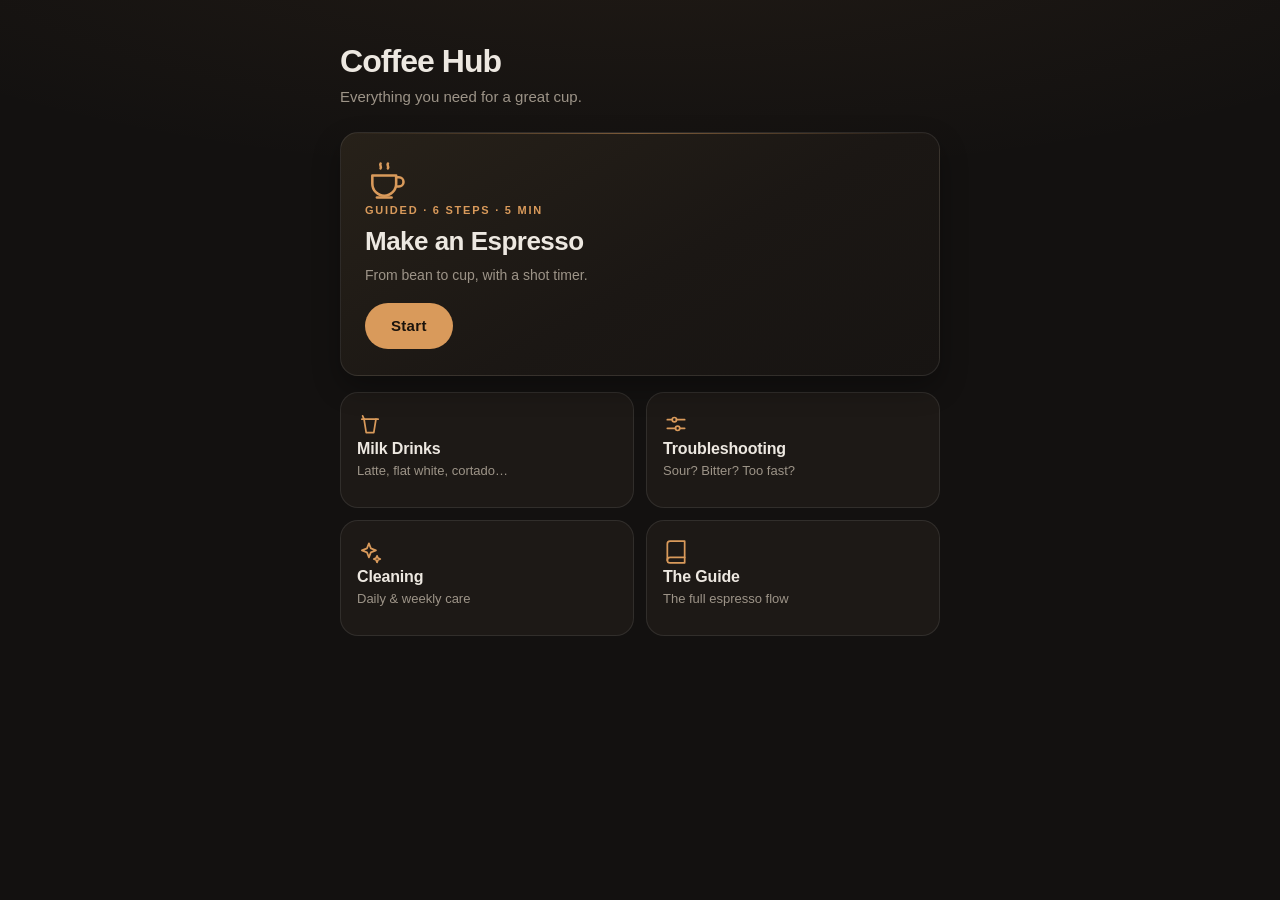
<file: index.html>
<!doctype html>
<html lang="en">
<head>
  <meta charset="utf-8">
  <meta name="viewport" content="width=device-width, initial-scale=1, viewport-fit=cover">
  <meta name="theme-color" content="#131110">
  <meta name="apple-mobile-web-app-capable" content="yes">
  <meta name="apple-mobile-web-app-status-bar-style" content="black-translucent">
  <meta name="apple-mobile-web-app-title" content="Coffee">
  <link rel="manifest" href="manifest.webmanifest">
  <link rel="apple-touch-icon" href="icons/icon-180.png">
  <link rel="icon" href="icons/icon.svg" type="image/svg+xml">
  <link rel="stylesheet" href="styles.css">
  <title>Coffee Hub</title>
</head>
<body data-page="home">

  <main class="hub">
    <h1 class="hub-hello">Coffee Hub</h1>
    <p class="hub-sub">Everything you need for a great cup.</p>

    <a class="hero" href="espresso.html">
      <span class="hero-icon">
        <svg width="44" height="44" viewBox="0 0 24 24" fill="none" stroke="currentColor" stroke-width="1.4" stroke-linecap="round" stroke-linejoin="round"><path d="M4 9h13v4.5a6.5 6.5 0 0 1-13 0V9z"/><path d="M17 10h1.5a2.5 2.5 0 0 1 0 5H17"/><path d="M6.5 21h8"/><path d="M8.5 2.5c-.7 1 .7 1.6 0 2.6M12.5 2.5c-.7 1 .7 1.6 0 2.6"/></svg>
      </span>
      <span class="hero-kicker">Guided · 6 steps · 5 min</span>
      <span class="hero-title">Make an Espresso</span>
      <span class="hero-sub">From bean to cup, with a shot timer.</span>
      <span class="hero-go">Start</span>
    </a>

    <div class="hub-grid">
      <a class="hub-card" href="drinks.html">
        <span class="card-icon">
          <svg width="26" height="26" viewBox="0 0 24 24" fill="none" stroke="currentColor" stroke-width="1.6" stroke-linecap="round" stroke-linejoin="round"><path d="M6.5 7.5 8.5 20h7l2-12.5"/><path d="M4.5 7.5h15"/><path d="M6.5 7.5 5.2 4.5"/></svg>
        </span>
        <span class="card-title">Milk Drinks</span>
        <span class="card-sub">Latte, flat white, cortado…</span>
      </a>
      <a class="hub-card" href="troubleshooting.html">
        <span class="card-icon">
          <svg width="26" height="26" viewBox="0 0 24 24" fill="none" stroke="currentColor" stroke-width="1.6" stroke-linecap="round"><path d="M4 8h4.5M12.5 8H20"/><circle cx="10.5" cy="8" r="2"/><path d="M4 16h7.5M15.5 16H20"/><circle cx="13.5" cy="16" r="2"/></svg>
        </span>
        <span class="card-title">Troubleshooting</span>
        <span class="card-sub">Sour? Bitter? Too fast?</span>
      </a>
      <a class="hub-card" href="cleaning.html">
        <span class="card-icon">
          <svg width="26" height="26" viewBox="0 0 24 24" fill="none" stroke="currentColor" stroke-width="1.6" stroke-linejoin="round"><path d="M11 4l1.8 4.7 4.7 1.8-4.7 1.8L11 17l-1.8-4.7L4.5 10.5l4.7-1.8z"/><path d="M18.5 15.5l.9 2.1 2.1.9-2.1.9-.9 2.1-.9-2.1-2.1-.9 2.1-.9z"/></svg>
        </span>
        <span class="card-title">Cleaning</span>
        <span class="card-sub">Daily &amp; weekly care</span>
      </a>
      <a class="hub-card" href="espresso.html">
        <span class="card-icon">
          <svg width="26" height="26" viewBox="0 0 24 24" fill="none" stroke="currentColor" stroke-width="1.6" stroke-linecap="round" stroke-linejoin="round"><path d="M4 19.5A2.5 2.5 0 0 1 6.5 17H20"/><path d="M6.5 2H20v20H6.5A2.5 2.5 0 0 1 4 19.5v-15A2.5 2.5 0 0 1 6.5 2z"/></svg>
        </span>
        <span class="card-title">The Guide</span>
        <span class="card-sub">The full espresso flow</span>
      </a>
    </div>
  </main>

  <script src="app.js"></script>
</body>
</html>
</file>
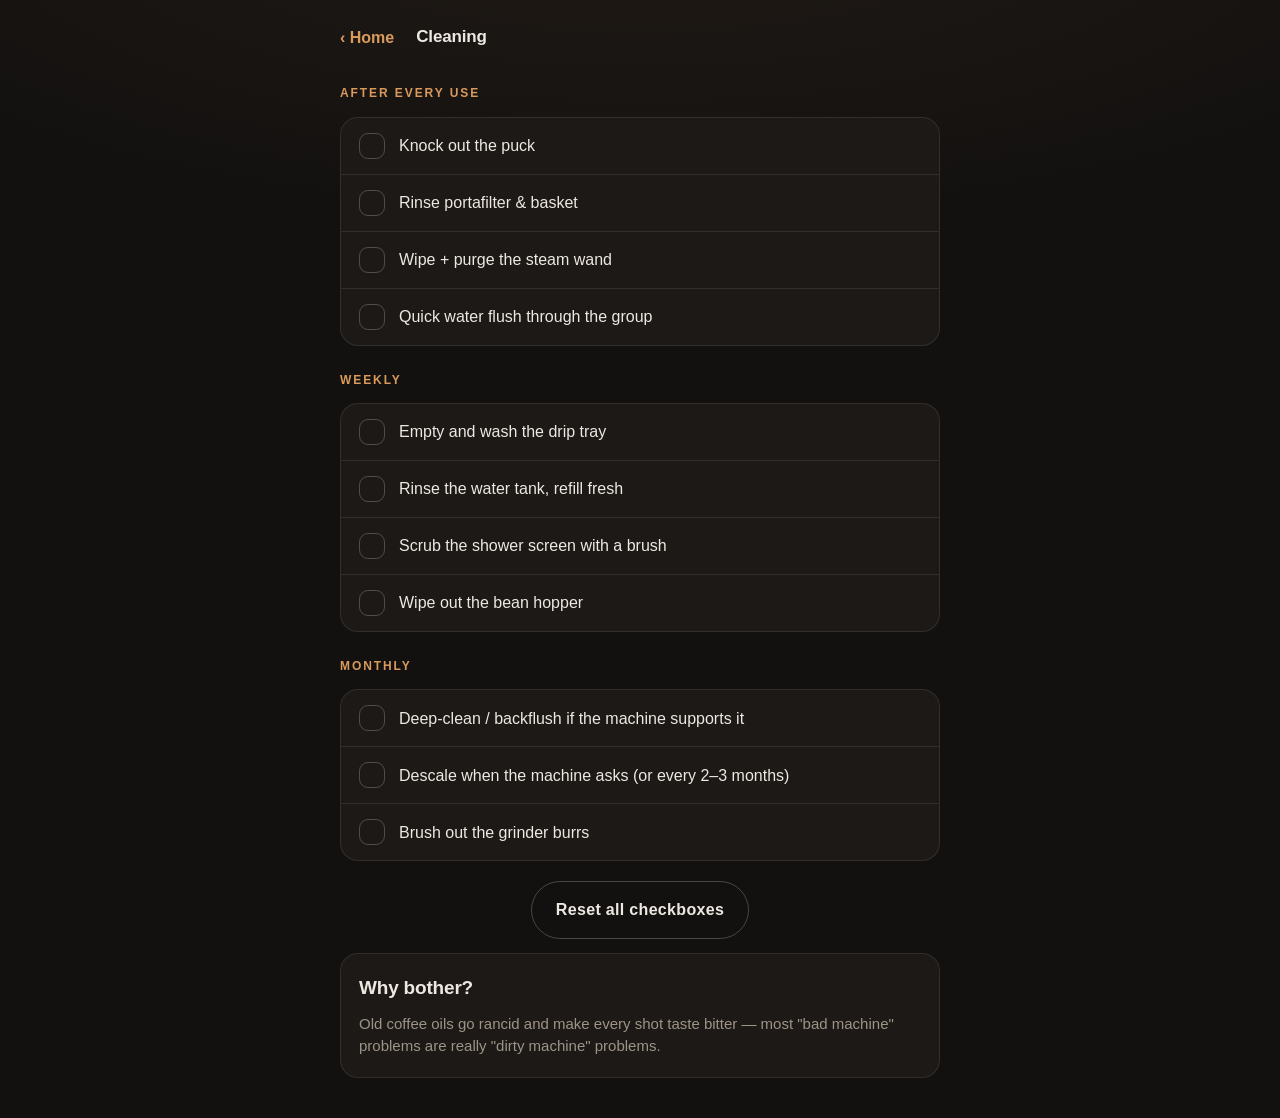
<file: cleaning.html>
<!doctype html>
<html lang="en">
<head>
  <meta charset="utf-8">
  <meta name="viewport" content="width=device-width, initial-scale=1, viewport-fit=cover">
  <meta name="theme-color" content="#131110">
  <meta name="apple-mobile-web-app-capable" content="yes">
  <meta name="apple-mobile-web-app-status-bar-style" content="black-translucent">
  <meta name="apple-mobile-web-app-title" content="Coffee">
  <link rel="manifest" href="manifest.webmanifest">
  <link rel="apple-touch-icon" href="icons/icon-180.png">
  <link rel="icon" href="icons/icon.svg" type="image/svg+xml">
  <link rel="stylesheet" href="styles.css">
  <title>Cleaning</title>
</head>
<body data-page="cleaning">

  <header class="topbar">
    <a class="back" href="index.html">‹ Home</a>
    <h1>Cleaning</h1>
  </header>

  <main class="page">

    <h2>After every use</h2>
    <div class="checks">
      <label><input type="checkbox" id="daily-puck"><span>Knock out the puck</span></label>
      <label><input type="checkbox" id="daily-rinse"><span>Rinse portafilter &amp; basket</span></label>
      <label><input type="checkbox" id="daily-wand"><span>Wipe + purge the steam wand</span></label>
      <label><input type="checkbox" id="daily-flush"><span>Quick water flush through the group</span></label>
    </div>

    <h2>Weekly</h2>
    <div class="checks">
      <label><input type="checkbox" id="week-tray"><span>Empty and wash the drip tray</span></label>
      <label><input type="checkbox" id="week-tank"><span>Rinse the water tank, refill fresh</span></label>
      <label><input type="checkbox" id="week-screen"><span>Scrub the shower screen with a brush</span></label>
      <label><input type="checkbox" id="week-hopper"><span>Wipe out the bean hopper</span></label>
    </div>

    <h2>Monthly</h2>
    <div class="checks">
      <label><input type="checkbox" id="month-backflush"><span>Deep-clean / backflush if the machine supports it</span></label>
      <label><input type="checkbox" id="month-descale"><span>Descale when the machine asks (or every 2–3 months)</span></label>
      <label><input type="checkbox" id="month-grinder"><span>Brush out the grinder burrs</span></label>
    </div>

    <div class="reset-row">
      <button class="btn btn-ghost" data-reset>Reset all checkboxes</button>
    </div>

    <div class="card">
      <h3>Why bother?</h3>
      <div class="body">
        <p>Old coffee oils go rancid and make every shot taste bitter — most "bad machine" problems are really "dirty machine" problems.</p>
      </div>
    </div>
  </main>

  <script src="app.js"></script>
</body>
</html>
</file>
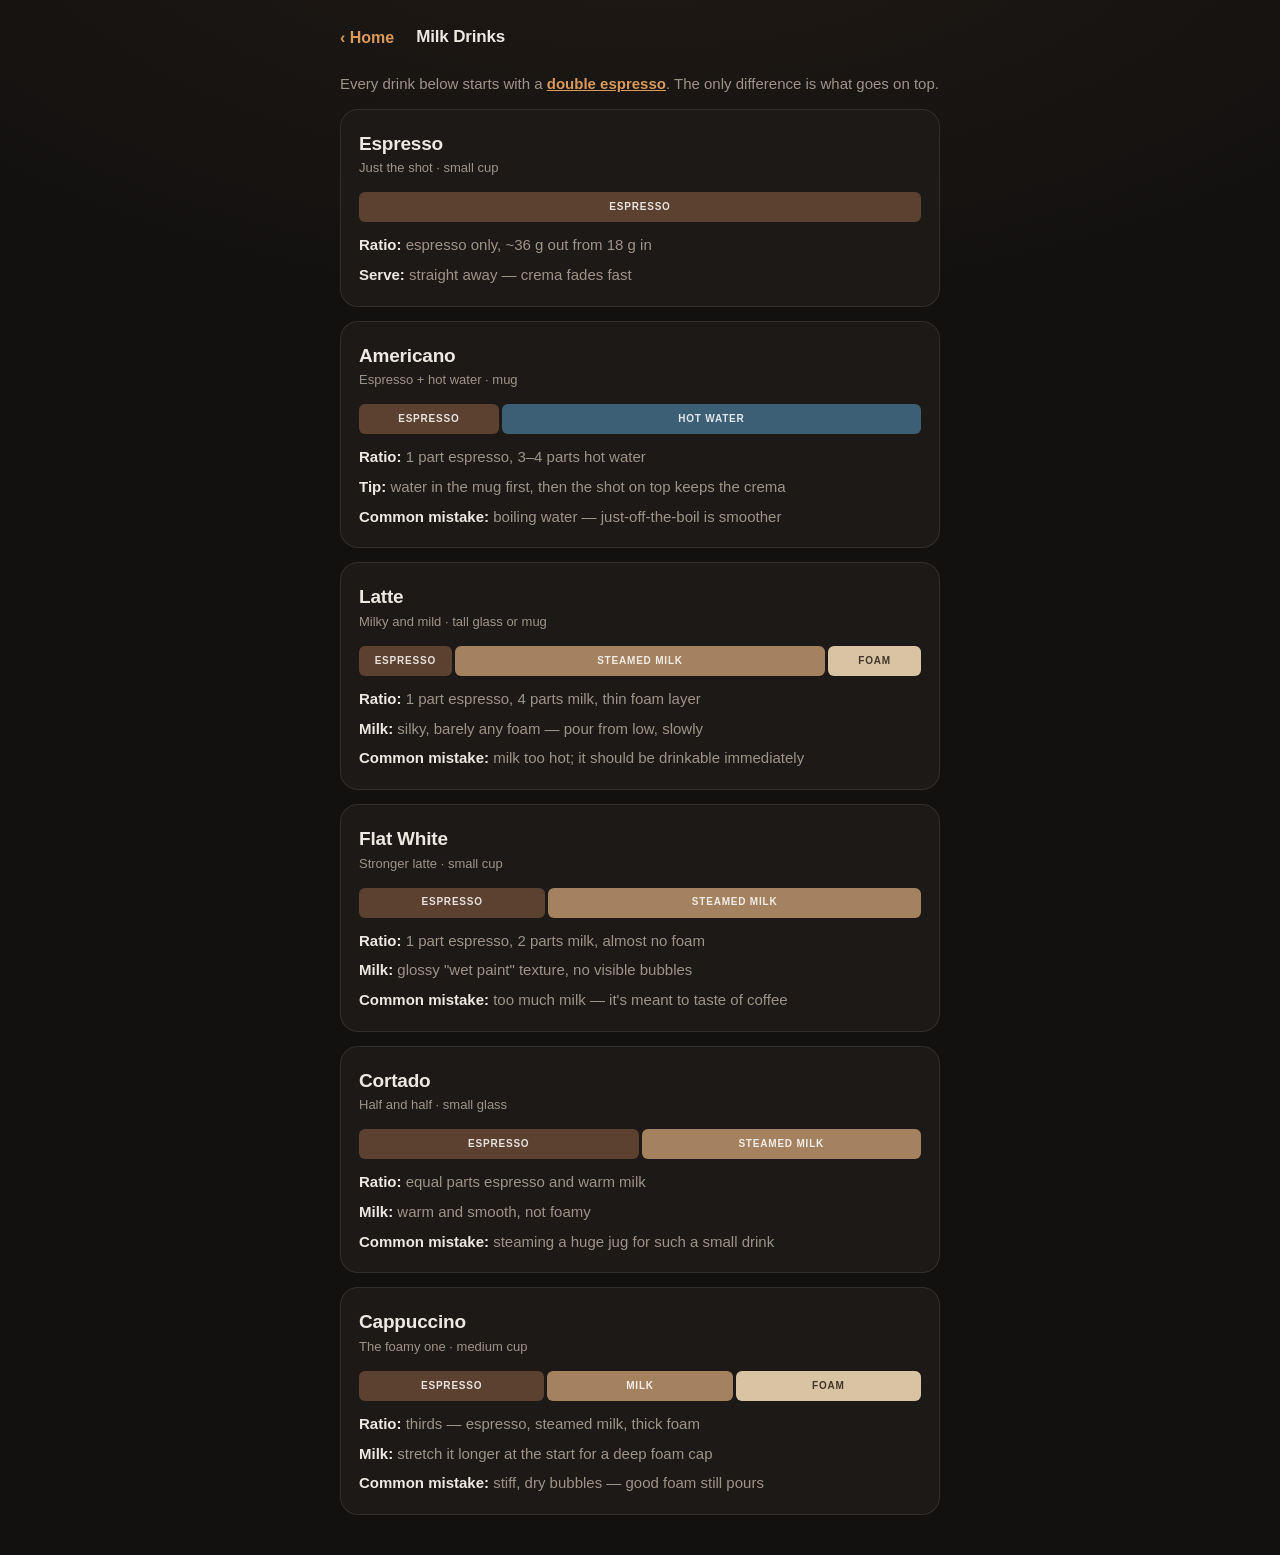
<file: drinks.html>
<!doctype html>
<html lang="en">
<head>
  <meta charset="utf-8">
  <meta name="viewport" content="width=device-width, initial-scale=1, viewport-fit=cover">
  <meta name="theme-color" content="#131110">
  <meta name="apple-mobile-web-app-capable" content="yes">
  <meta name="apple-mobile-web-app-status-bar-style" content="black-translucent">
  <meta name="apple-mobile-web-app-title" content="Coffee">
  <link rel="manifest" href="manifest.webmanifest">
  <link rel="apple-touch-icon" href="icons/icon-180.png">
  <link rel="icon" href="icons/icon.svg" type="image/svg+xml">
  <link rel="stylesheet" href="styles.css">
  <title>Milk Drinks</title>
</head>
<body data-page="drinks">

  <header class="topbar">
    <a class="back" href="index.html">‹ Home</a>
    <h1>Milk Drinks</h1>
  </header>

  <main class="page">
    <p class="lede">
      Every drink below starts with a <a href="espresso.html">double espresso</a>. The only difference is what goes on top.
    </p>

    <div class="card">
      <h3>Espresso</h3>
      <p class="sub">Just the shot · small cup</p>
      <div class="ratio">
        <div class="r-espresso" style="flex: 1;">espresso</div>
      </div>
      <div class="body">
        <p><b>Ratio:</b> espresso only, ~36 g out from 18 g in</p>
        <p><b>Serve:</b> straight away — crema fades fast</p>
      </div>
    </div>

    <div class="card">
      <h3>Americano</h3>
      <p class="sub">Espresso + hot water · mug</p>
      <div class="ratio">
        <div class="r-espresso" style="flex: 1;">espresso</div>
        <div class="r-water" style="flex: 3;">hot water</div>
      </div>
      <div class="body">
        <p><b>Ratio:</b> 1 part espresso, 3–4 parts hot water</p>
        <p><b>Tip:</b> water in the mug first, then the shot on top keeps the crema</p>
        <p><b>Common mistake:</b> boiling water — just-off-the-boil is smoother</p>
      </div>
    </div>

    <div class="card">
      <h3>Latte</h3>
      <p class="sub">Milky and mild · tall glass or mug</p>
      <div class="ratio">
        <div class="r-espresso" style="flex: 1;">espresso</div>
        <div class="r-milk" style="flex: 4;">steamed milk</div>
        <div class="r-foam" style="flex: 1;">foam</div>
      </div>
      <div class="body">
        <p><b>Ratio:</b> 1 part espresso, 4 parts milk, thin foam layer</p>
        <p><b>Milk:</b> silky, barely any foam — pour from low, slowly</p>
        <p><b>Common mistake:</b> milk too hot; it should be drinkable immediately</p>
      </div>
    </div>

    <div class="card">
      <h3>Flat White</h3>
      <p class="sub">Stronger latte · small cup</p>
      <div class="ratio">
        <div class="r-espresso" style="flex: 1;">espresso</div>
        <div class="r-milk" style="flex: 2;">steamed milk</div>
      </div>
      <div class="body">
        <p><b>Ratio:</b> 1 part espresso, 2 parts milk, almost no foam</p>
        <p><b>Milk:</b> glossy "wet paint" texture, no visible bubbles</p>
        <p><b>Common mistake:</b> too much milk — it's meant to taste of coffee</p>
      </div>
    </div>

    <div class="card">
      <h3>Cortado</h3>
      <p class="sub">Half and half · small glass</p>
      <div class="ratio">
        <div class="r-espresso" style="flex: 1;">espresso</div>
        <div class="r-milk" style="flex: 1;">steamed milk</div>
      </div>
      <div class="body">
        <p><b>Ratio:</b> equal parts espresso and warm milk</p>
        <p><b>Milk:</b> warm and smooth, not foamy</p>
        <p><b>Common mistake:</b> steaming a huge jug for such a small drink</p>
      </div>
    </div>

    <div class="card">
      <h3>Cappuccino</h3>
      <p class="sub">The foamy one · medium cup</p>
      <div class="ratio">
        <div class="r-espresso" style="flex: 1;">espresso</div>
        <div class="r-milk" style="flex: 1;">milk</div>
        <div class="r-foam" style="flex: 1;">foam</div>
      </div>
      <div class="body">
        <p><b>Ratio:</b> thirds — espresso, steamed milk, thick foam</p>
        <p><b>Milk:</b> stretch it longer at the start for a deep foam cap</p>
        <p><b>Common mistake:</b> stiff, dry bubbles — good foam still pours</p>
      </div>
    </div>
  </main>

  <script src="app.js"></script>
</body>
</html>
</file>
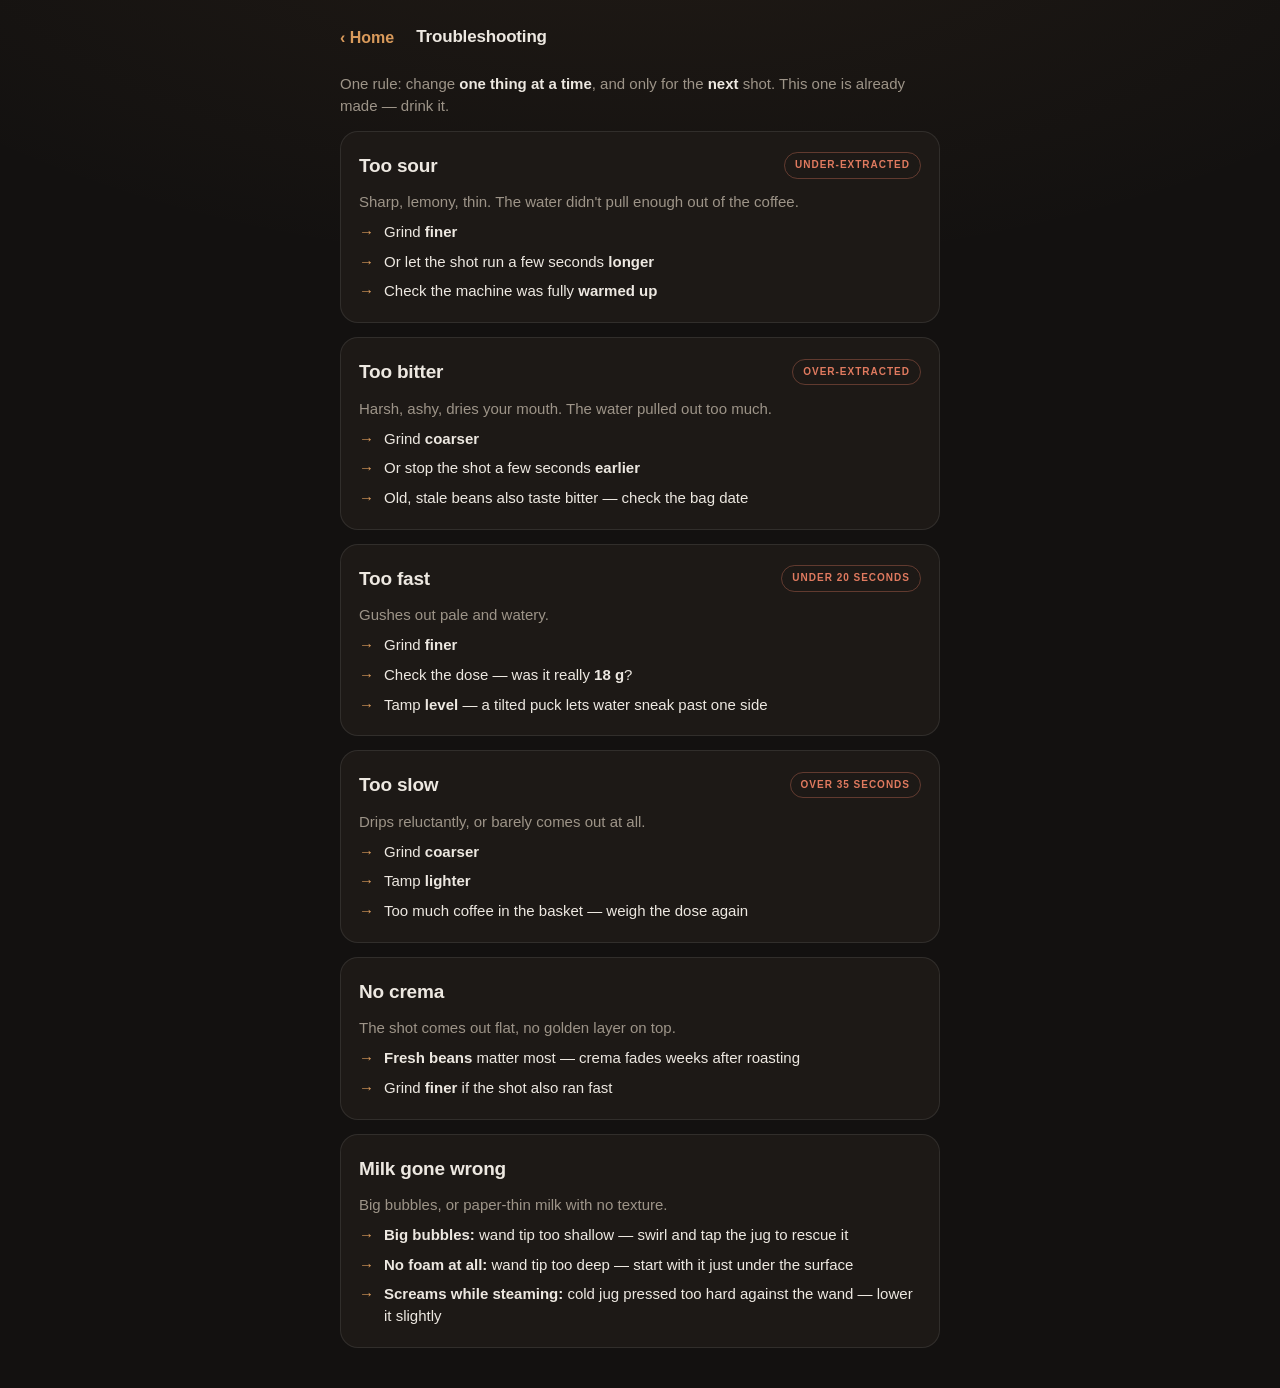
<file: troubleshooting.html>
<!doctype html>
<html lang="en">
<head>
  <meta charset="utf-8">
  <meta name="viewport" content="width=device-width, initial-scale=1, viewport-fit=cover">
  <meta name="theme-color" content="#131110">
  <meta name="apple-mobile-web-app-capable" content="yes">
  <meta name="apple-mobile-web-app-status-bar-style" content="black-translucent">
  <meta name="apple-mobile-web-app-title" content="Coffee">
  <link rel="manifest" href="manifest.webmanifest">
  <link rel="apple-touch-icon" href="icons/icon-180.png">
  <link rel="icon" href="icons/icon.svg" type="image/svg+xml">
  <link rel="stylesheet" href="styles.css">
  <title>Troubleshooting</title>
</head>
<body data-page="troubleshooting">

  <header class="topbar">
    <a class="back" href="index.html">‹ Home</a>
    <h1>Troubleshooting</h1>
  </header>

  <main class="page">
    <p class="lede">
      One rule: change <b>one thing at a time</b>, and only for the <b>next</b> shot. This one is already made — drink it.
    </p>

    <div class="card symptom">
      <h3>Too sour <span class="tag">under-extracted</span></h3>
      <div class="body">
        <p>Sharp, lemony, thin. The water didn't pull enough out of the coffee.</p>
        <div class="fixrow"><span class="arrow">→</span><p>Grind <b>finer</b></p></div>
        <div class="fixrow"><span class="arrow">→</span><p>Or let the shot run a few seconds <b>longer</b></p></div>
        <div class="fixrow"><span class="arrow">→</span><p>Check the machine was fully <b>warmed up</b></p></div>
      </div>
    </div>

    <div class="card symptom">
      <h3>Too bitter <span class="tag">over-extracted</span></h3>
      <div class="body">
        <p>Harsh, ashy, dries your mouth. The water pulled out too much.</p>
        <div class="fixrow"><span class="arrow">→</span><p>Grind <b>coarser</b></p></div>
        <div class="fixrow"><span class="arrow">→</span><p>Or stop the shot a few seconds <b>earlier</b></p></div>
        <div class="fixrow"><span class="arrow">→</span><p>Old, stale beans also taste bitter — check the bag date</p></div>
      </div>
    </div>

    <div class="card symptom">
      <h3>Too fast <span class="tag">under 20 seconds</span></h3>
      <div class="body">
        <p>Gushes out pale and watery.</p>
        <div class="fixrow"><span class="arrow">→</span><p>Grind <b>finer</b></p></div>
        <div class="fixrow"><span class="arrow">→</span><p>Check the dose — was it really <b>18 g</b>?</p></div>
        <div class="fixrow"><span class="arrow">→</span><p>Tamp <b>level</b> — a tilted puck lets water sneak past one side</p></div>
      </div>
    </div>

    <div class="card symptom">
      <h3>Too slow <span class="tag">over 35 seconds</span></h3>
      <div class="body">
        <p>Drips reluctantly, or barely comes out at all.</p>
        <div class="fixrow"><span class="arrow">→</span><p>Grind <b>coarser</b></p></div>
        <div class="fixrow"><span class="arrow">→</span><p>Tamp <b>lighter</b></p></div>
        <div class="fixrow"><span class="arrow">→</span><p>Too much coffee in the basket — weigh the dose again</p></div>
      </div>
    </div>

    <div class="card symptom">
      <h3>No crema</h3>
      <div class="body">
        <p>The shot comes out flat, no golden layer on top.</p>
        <div class="fixrow"><span class="arrow">→</span><p><b>Fresh beans</b> matter most — crema fades weeks after roasting</p></div>
        <div class="fixrow"><span class="arrow">→</span><p>Grind <b>finer</b> if the shot also ran fast</p></div>
      </div>
    </div>

    <div class="card symptom">
      <h3>Milk gone wrong</h3>
      <div class="body">
        <p>Big bubbles, or paper-thin milk with no texture.</p>
        <div class="fixrow"><span class="arrow">→</span><p><b>Big bubbles:</b> wand tip too shallow — swirl and tap the jug to rescue it</p></div>
        <div class="fixrow"><span class="arrow">→</span><p><b>No foam at all:</b> wand tip too deep — start with it just under the surface</p></div>
        <div class="fixrow"><span class="arrow">→</span><p><b>Screams while steaming:</b> cold jug pressed too hard against the wand — lower it slightly</p></div>
      </div>
    </div>
  </main>

  <script src="app.js"></script>
</body>
</html>
</file>
<file: styles.css>
/* Coffee Hub — dark graphite + copper, precision-appliance aesthetic. */

:root {
  --bg: #131110;
  --card: #1d1916;
  --card-2: #171412;
  --ink: #ede8e1;
  --soft: #9d9488;
  --accent: #d99a5b;
  --accent-ink: #1a130c;
  --line: rgba(255, 255, 255, 0.09);
  --line-strong: rgba(255, 255, 255, 0.22);
  --good: #74bf92;
  --bad: #e07a5f;
  --shadow: 0 12px 28px rgba(0, 0, 0, 0.3);
  --radius: 18px;
}

* { margin: 0; padding: 0; box-sizing: border-box; }

html { -webkit-text-size-adjust: 100%; }

body {
  font-family: -apple-system, BlinkMacSystemFont, "SF Pro Text", "Segoe UI", Roboto, sans-serif;
  background: var(--bg);
  background-image: radial-gradient(120% 50% at 50% -10%, rgba(217, 154, 91, 0.07), transparent 60%);
  background-repeat: no-repeat;
  color: var(--ink);
  color-scheme: dark;
  line-height: 1.45;
  min-height: 100dvh;
  padding: env(safe-area-inset-top) env(safe-area-inset-right) env(safe-area-inset-bottom) env(safe-area-inset-left);
  -webkit-tap-highlight-color: transparent;
  overflow-x: hidden;
}

svg { display: block; }

/* ---------- Top bar ---------- */

.topbar {
  display: flex;
  align-items: center;
  gap: 10px;
  padding: 18px 20px 8px;
  max-width: 640px;
  margin: 0 auto;
}

.topbar .back {
  text-decoration: none;
  color: var(--accent);
  font-size: 16px;
  font-weight: 600;
  padding: 8px 12px 8px 0;
}

.topbar h1 {
  font-size: 17px;
  font-weight: 600;
  letter-spacing: -0.01em;
  flex: 1;
}

/* ---------- Hub home ---------- */

.hub {
  max-width: 640px;
  margin: 0 auto;
  padding: 12px 20px 40px;
}

.hub-hello {
  font-size: 32px;
  font-weight: 700;
  letter-spacing: -0.03em;
  padding: 26px 0 2px;
}

.hub-sub {
  color: var(--soft);
  font-size: 15px;
  margin-bottom: 24px;
}

.hero {
  display: block;
  text-decoration: none;
  color: var(--ink);
  background: linear-gradient(150deg, #272119 0%, #1b1714 55%, #171412 100%);
  border: 1px solid var(--line);
  border-radius: var(--radius);
  padding: 26px 24px;
  box-shadow: var(--shadow);
  margin-bottom: 16px;
  position: relative;
  overflow: hidden;
}

.hero::after {
  content: "";
  position: absolute;
  inset: 0 0 auto 0;
  height: 1px;
  background: linear-gradient(90deg, transparent, rgba(217, 154, 91, 0.5), transparent);
}

.hero .hero-icon { color: var(--accent); margin-bottom: 14px; }
.hero .hero-kicker {
  display: block;
  color: var(--accent);
  font-size: 11px;
  font-weight: 700;
  text-transform: uppercase;
  letter-spacing: 0.16em;
}
.hero .hero-title { display: block; font-size: 26px; font-weight: 700; letter-spacing: -0.02em; margin-top: 4px; }
.hero .hero-sub { display: block; font-size: 14px; color: var(--soft); margin-top: 4px; }
.hero .hero-go {
  display: inline-block;
  margin-top: 18px;
  background: var(--accent);
  color: var(--accent-ink);
  font-weight: 700;
  font-size: 15px;
  letter-spacing: 0.02em;
  padding: 12px 26px;
  border-radius: 999px;
}

.hub-grid {
  display: grid;
  grid-template-columns: repeat(2, minmax(0, 1fr));
  gap: 12px;
}

.hub-card {
  display: block;
  text-decoration: none;
  color: var(--ink);
  background: var(--card);
  border: 1px solid var(--line);
  border-radius: var(--radius);
  padding: 18px 16px;
  min-height: 116px;
}

.hub-card .card-icon { color: var(--accent); margin-bottom: 12px; }
.hub-card .card-title { display: block; font-size: 16px; font-weight: 600; letter-spacing: -0.01em; }
.hub-card .card-sub { display: block; font-size: 13px; color: var(--soft); margin-top: 2px; }

/* ---------- Step carousel (espresso flow) ---------- */

.flow {
  display: flex;
  flex-direction: column;
  height: 100dvh;
  max-width: 640px;
  margin: 0 auto;
}

.flow .topbar { padding-bottom: 0; width: 100%; }

.dots {
  display: flex;
  gap: 5px;
  padding: 14px 20px 6px;
}

.dots span {
  flex: 1;
  height: 3px;
  border-radius: 2px;
  background: var(--line);
  transition: background 0.25s;
}

.dots span.on { background: var(--accent); }

.steps {
  flex: 1;
  display: flex;
  overflow-x: auto;
  overflow-y: hidden;
  scroll-snap-type: x mandatory;
  -webkit-overflow-scrolling: touch;
  scrollbar-width: none;
}

.steps::-webkit-scrollbar { display: none; }

.step {
  flex: 0 0 100%;
  scroll-snap-align: start;
  scroll-snap-stop: always;
  overflow-y: auto;
  padding: 12px 20px 30px;
  display: flex;
  flex-direction: column;
  gap: 14px;
}

/* Tall steps scroll vertically instead of squishing their content */
.step > * { flex-shrink: 0; }

.step-kicker {
  color: var(--accent);
  font-weight: 700;
  font-size: 11px;
  text-transform: uppercase;
  letter-spacing: 0.16em;
}

.step h2 {
  font-size: 28px;
  font-weight: 700;
  letter-spacing: -0.02em;
  margin-top: -8px;
}

/* Photo slot: fallback panel behind, real photo covers it when present */
.photo {
  position: relative;
  border-radius: var(--radius);
  overflow: hidden;
  background: var(--card-2);
  border: 1px solid var(--line);
  aspect-ratio: 4 / 3;
  flex-shrink: 0;
}

.photo img {
  position: absolute;
  inset: 0;
  width: 100%;
  height: 100%;
  object-fit: cover;
}

.photo .fallback {
  position: absolute;
  inset: 0;
  display: flex;
  flex-direction: column;
  align-items: center;
  justify-content: center;
  gap: 14px;
  color: var(--soft);
  opacity: 0.7;
}

.photo .fallback small {
  font-family: ui-monospace, "SF Mono", Menlo, monospace;
  font-size: 10px;
  letter-spacing: 0.08em;
  text-transform: uppercase;
}

/* ---------- Checklists ---------- */

.checks {
  background: var(--card);
  border: 1px solid var(--line);
  border-radius: var(--radius);
  overflow: hidden;
}

.checks label {
  display: flex;
  align-items: center;
  gap: 14px;
  padding: 15px 18px;
  font-size: 16px;
  font-weight: 500;
  border-bottom: 1px solid var(--line);
  cursor: pointer;
  user-select: none;
  -webkit-user-select: none;
}

.checks label:last-child { border-bottom: none; }

.checks input {
  appearance: none;
  -webkit-appearance: none;
  width: 26px;
  height: 26px;
  flex-shrink: 0;
  border: 1.5px solid var(--line-strong);
  border-radius: 9px;
  display: grid;
  place-content: center;
  transition: background 0.15s, border-color 0.15s;
}

.checks input:checked {
  background: var(--accent);
  border-color: var(--accent);
}

.checks input:checked::before {
  content: "";
  width: 11px;
  height: 6px;
  border-left: 2.5px solid var(--accent-ink);
  border-bottom: 2.5px solid var(--accent-ink);
  transform: rotate(-45deg) translate(1px, -1px);
}

.checks input:checked + span { color: var(--soft); }

/* ---------- Fact tiles (dose, time…) ---------- */

.facts {
  display: flex;
  gap: 12px;
}

.fact {
  flex: 1;
  background: var(--card);
  border: 1px solid var(--line);
  border-radius: var(--radius);
  padding: 14px 16px 12px;
  text-align: center;
}

.fact .n {
  font-size: 30px;
  font-weight: 300;
  letter-spacing: -0.01em;
  font-variant-numeric: tabular-nums;
}

.fact .l {
  font-size: 10px;
  color: var(--soft);
  font-weight: 700;
  text-transform: uppercase;
  letter-spacing: 0.14em;
  margin-top: 4px;
}

/* ---------- Shot timer ---------- */

.timer {
  width: 176px;
  margin: 2px auto;
  position: relative;
  cursor: pointer;
  -webkit-user-select: none;
  user-select: none;
}

.timer svg { width: 100%; height: auto; }

.timer circle {
  fill: none;
  stroke-width: 5;
}

.timer .track { stroke: var(--line); }

.timer .prog {
  stroke: var(--accent);
  stroke-linecap: round;
  transform: rotate(-90deg);
  transform-origin: 50% 50%;
}

.timer.good .prog { stroke: var(--good); }
.timer.good .t { color: var(--good); }
.timer.over .prog { stroke: var(--bad); }
.timer.over .t { color: var(--bad); }

.timer-read {
  position: absolute;
  inset: 0;
  display: flex;
  flex-direction: column;
  align-items: center;
  justify-content: center;
  gap: 2px;
  text-align: center;
}

.timer-read .t {
  font-size: 38px;
  font-weight: 300;
  letter-spacing: -0.01em;
  font-variant-numeric: tabular-nums;
}

.timer-read small {
  color: var(--soft);
  font-size: 10px;
  font-weight: 700;
  text-transform: uppercase;
  letter-spacing: 0.14em;
}

/* ---------- Watch-for / signal lists ---------- */

.signals {
  background: var(--card);
  border: 1px solid var(--line);
  border-radius: var(--radius);
  padding: 6px 18px;
}

.signals p {
  display: flex;
  align-items: baseline;
  gap: 12px;
  padding: 11px 0;
  font-size: 15px;
  border-bottom: 1px solid var(--line);
}

.signals p:last-child { border-bottom: none; }

.signals p::before {
  content: "";
  width: 8px;
  height: 8px;
  border-radius: 50%;
  flex-shrink: 0;
  transform: translateY(-1px);
}

.signals .yes::before { background: var(--good); box-shadow: 0 0 8px rgba(116, 191, 146, 0.5); }
.signals .no::before { background: var(--bad); box-shadow: 0 0 8px rgba(224, 122, 95, 0.4); }
.signals b { font-weight: 600; }

/* ---------- Need help? expandables ---------- */

details.help {
  background: var(--card);
  border: 1px solid var(--line);
  border-radius: var(--radius);
  overflow: hidden;
}

details.help summary {
  list-style: none;
  cursor: pointer;
  padding: 15px 18px;
  font-size: 15px;
  font-weight: 600;
  color: var(--accent);
  display: flex;
  align-items: center;
  gap: 10px;
}

details.help summary::-webkit-details-marker { display: none; }
details.help summary::before {
  content: "";
  width: 7px;
  height: 7px;
  border-right: 1.5px solid var(--accent);
  border-bottom: 1.5px solid var(--accent);
  transform: rotate(-45deg);
  transition: transform 0.15s;
}
details.help[open] summary::before { transform: rotate(45deg); }

details.help .help-body {
  padding: 2px 18px 16px;
  display: flex;
  flex-direction: column;
  gap: 12px;
}

details.help .help-body p b { display: block; font-size: 15px; font-weight: 600; }
details.help .help-body p span { color: var(--soft); font-size: 14px; }

/* ---------- Step nav buttons ---------- */

.step-nav {
  display: flex;
  gap: 12px;
  margin-top: auto;
  padding-top: 10px;
}

.btn {
  display: inline-flex;
  align-items: center;
  justify-content: center;
  gap: 8px;
  border: none;
  font: inherit;
  font-size: 16px;
  font-weight: 700;
  letter-spacing: 0.02em;
  padding: 16px 24px;
  border-radius: 999px;
  cursor: pointer;
  text-decoration: none;
  -webkit-user-select: none;
  user-select: none;
}

.btn-primary { background: var(--accent); color: var(--accent-ink); }
.step-nav .btn-primary { flex: 1; }
.btn-ghost { background: transparent; color: var(--ink); border: 1px solid var(--line-strong); }
.btn-big { font-size: 18px; padding: 18px 48px; }

/* Start cover slide */
.cover {
  align-items: center;
  justify-content: center;
  text-align: center;
  gap: 12px;
}

.cover .cover-ring {
  width: 148px;
  height: 148px;
  border-radius: 50%;
  border: 1px solid var(--line-strong);
  display: grid;
  place-content: center;
  color: var(--accent);
  margin-bottom: 10px;
  box-shadow: inset 0 0 40px rgba(217, 154, 91, 0.06);
}

.cover h2 { font-size: 30px; }
.cover p { color: var(--soft); font-size: 16px; max-width: 300px; }
.cover .btn { margin-top: 20px; }

/* ---------- Content pages (drinks, cleaning, troubleshooting) ---------- */

.page {
  max-width: 640px;
  margin: 0 auto;
  padding: 8px 20px 40px;
  display: flex;
  flex-direction: column;
  gap: 14px;
}

.page .lede { color: var(--soft); font-size: 15px; }
.page .lede a { color: var(--accent); font-weight: 600; }
.page .lede b { color: var(--ink); font-weight: 600; }

.page h2 {
  font-size: 12px;
  font-weight: 700;
  color: var(--accent);
  text-transform: uppercase;
  letter-spacing: 0.16em;
  margin-top: 12px;
}

.card {
  background: var(--card);
  border: 1px solid var(--line);
  border-radius: var(--radius);
  padding: 20px 18px;
}

.card h3 {
  font-size: 19px;
  font-weight: 700;
  letter-spacing: -0.01em;
  display: flex;
  align-items: center;
  gap: 10px;
}

.card .sub { color: var(--soft); font-size: 13px; margin-top: 2px; }
.card .body { margin-top: 12px; display: flex; flex-direction: column; gap: 8px; font-size: 15px; }
.card .body b { font-weight: 600; }
.card .body p { color: var(--soft); }
.card .body p b { color: var(--ink); }

/* Drink ratio bar */
.ratio {
  display: flex;
  gap: 3px;
  height: 30px;
  margin-top: 14px;
  font-size: 10px;
  font-weight: 700;
  text-transform: uppercase;
  letter-spacing: 0.08em;
  color: rgba(255, 255, 255, 0.85);
}

.ratio div {
  display: flex;
  align-items: center;
  justify-content: center;
  min-width: 0;
  overflow: hidden;
  white-space: nowrap;
  border-radius: 6px;
}

.r-espresso { background: #5c4130; }
.r-water { background: #3d5f75; }
.r-milk { background: #a5825f; }
.r-foam { background: #d8c3a3; color: #43362a; }

/* Symptom cards */
.symptom h3 .tag {
  margin-left: auto;
  font-size: 10px;
  font-weight: 700;
  text-transform: uppercase;
  letter-spacing: 0.1em;
  padding: 5px 10px;
  border-radius: 999px;
  border: 1px solid rgba(224, 122, 95, 0.35);
  color: var(--bad);
  flex-shrink: 0;
}

.fixrow { display: flex; gap: 10px; align-items: baseline; }
.fixrow .arrow { color: var(--accent); font-weight: 700; }
.fixrow p { color: var(--ink) !important; }

.reset-row { display: flex; justify-content: center; padding-top: 6px; }
</file>
